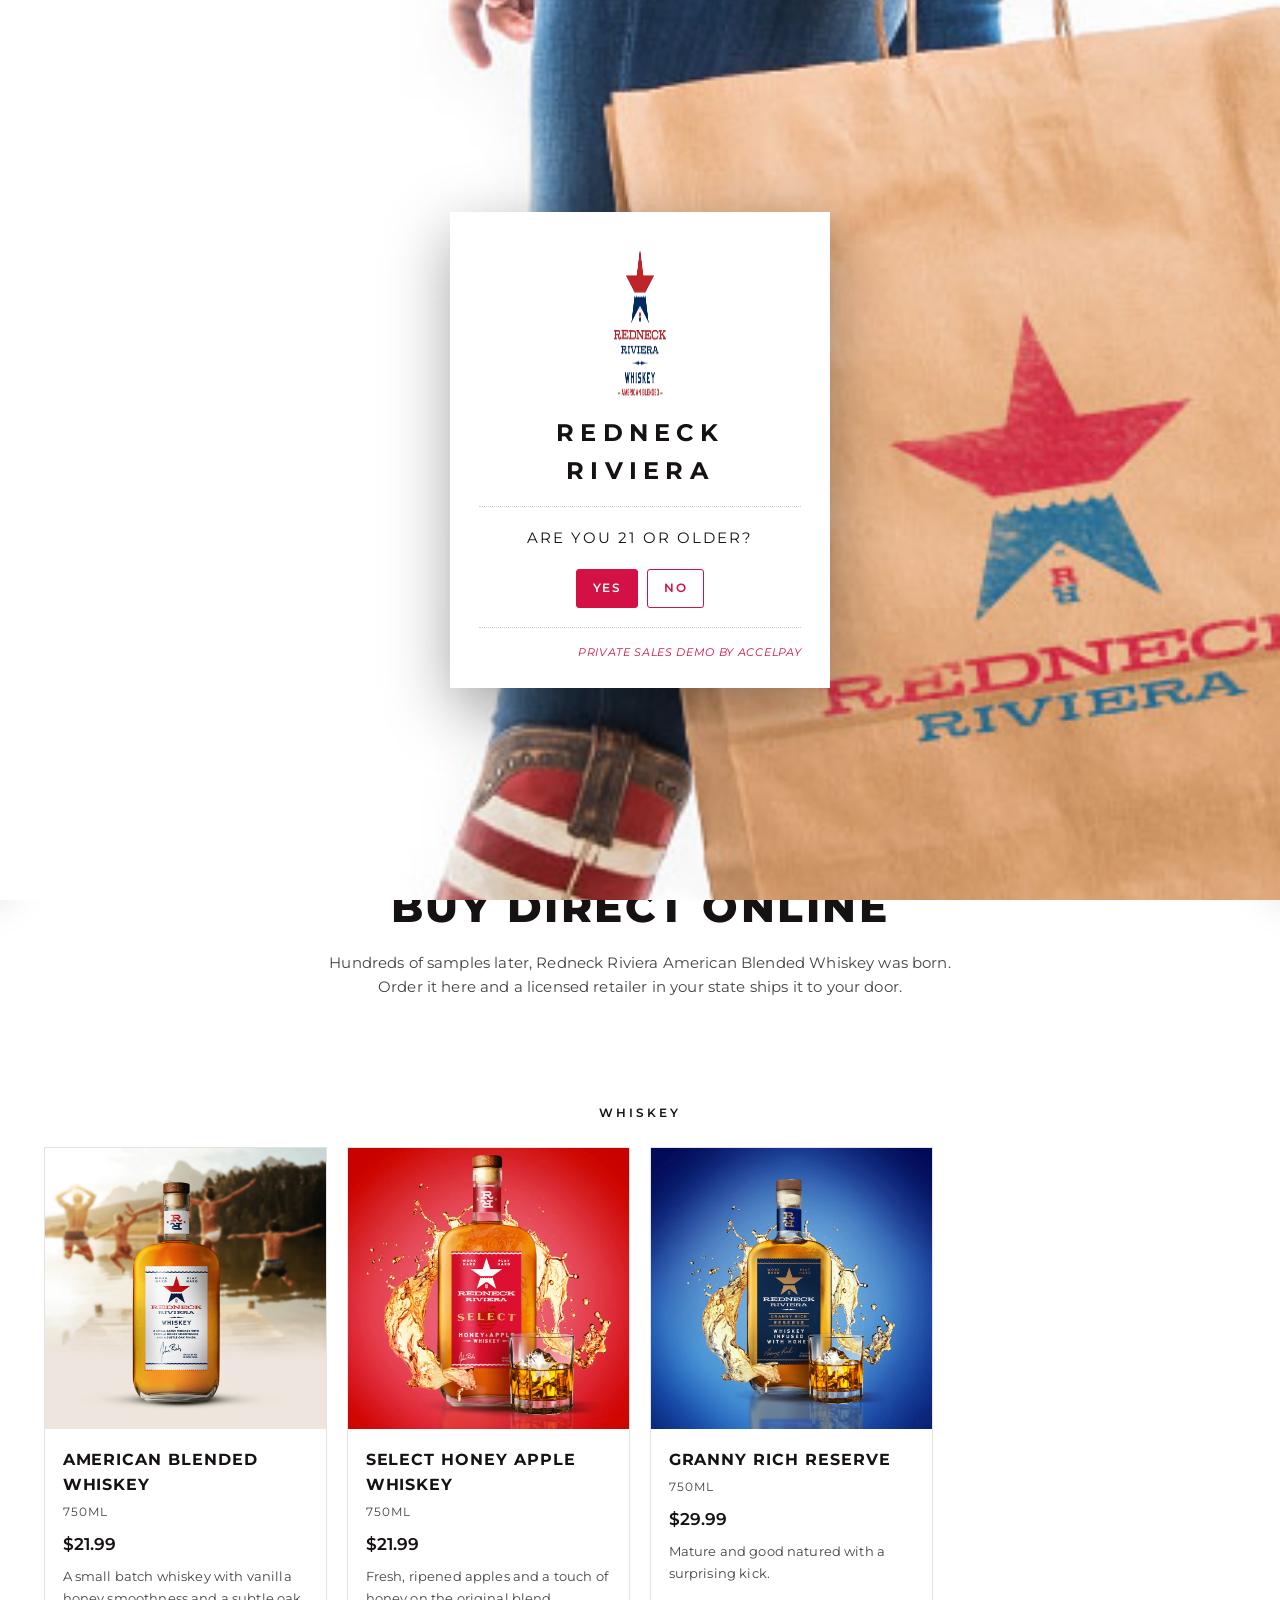
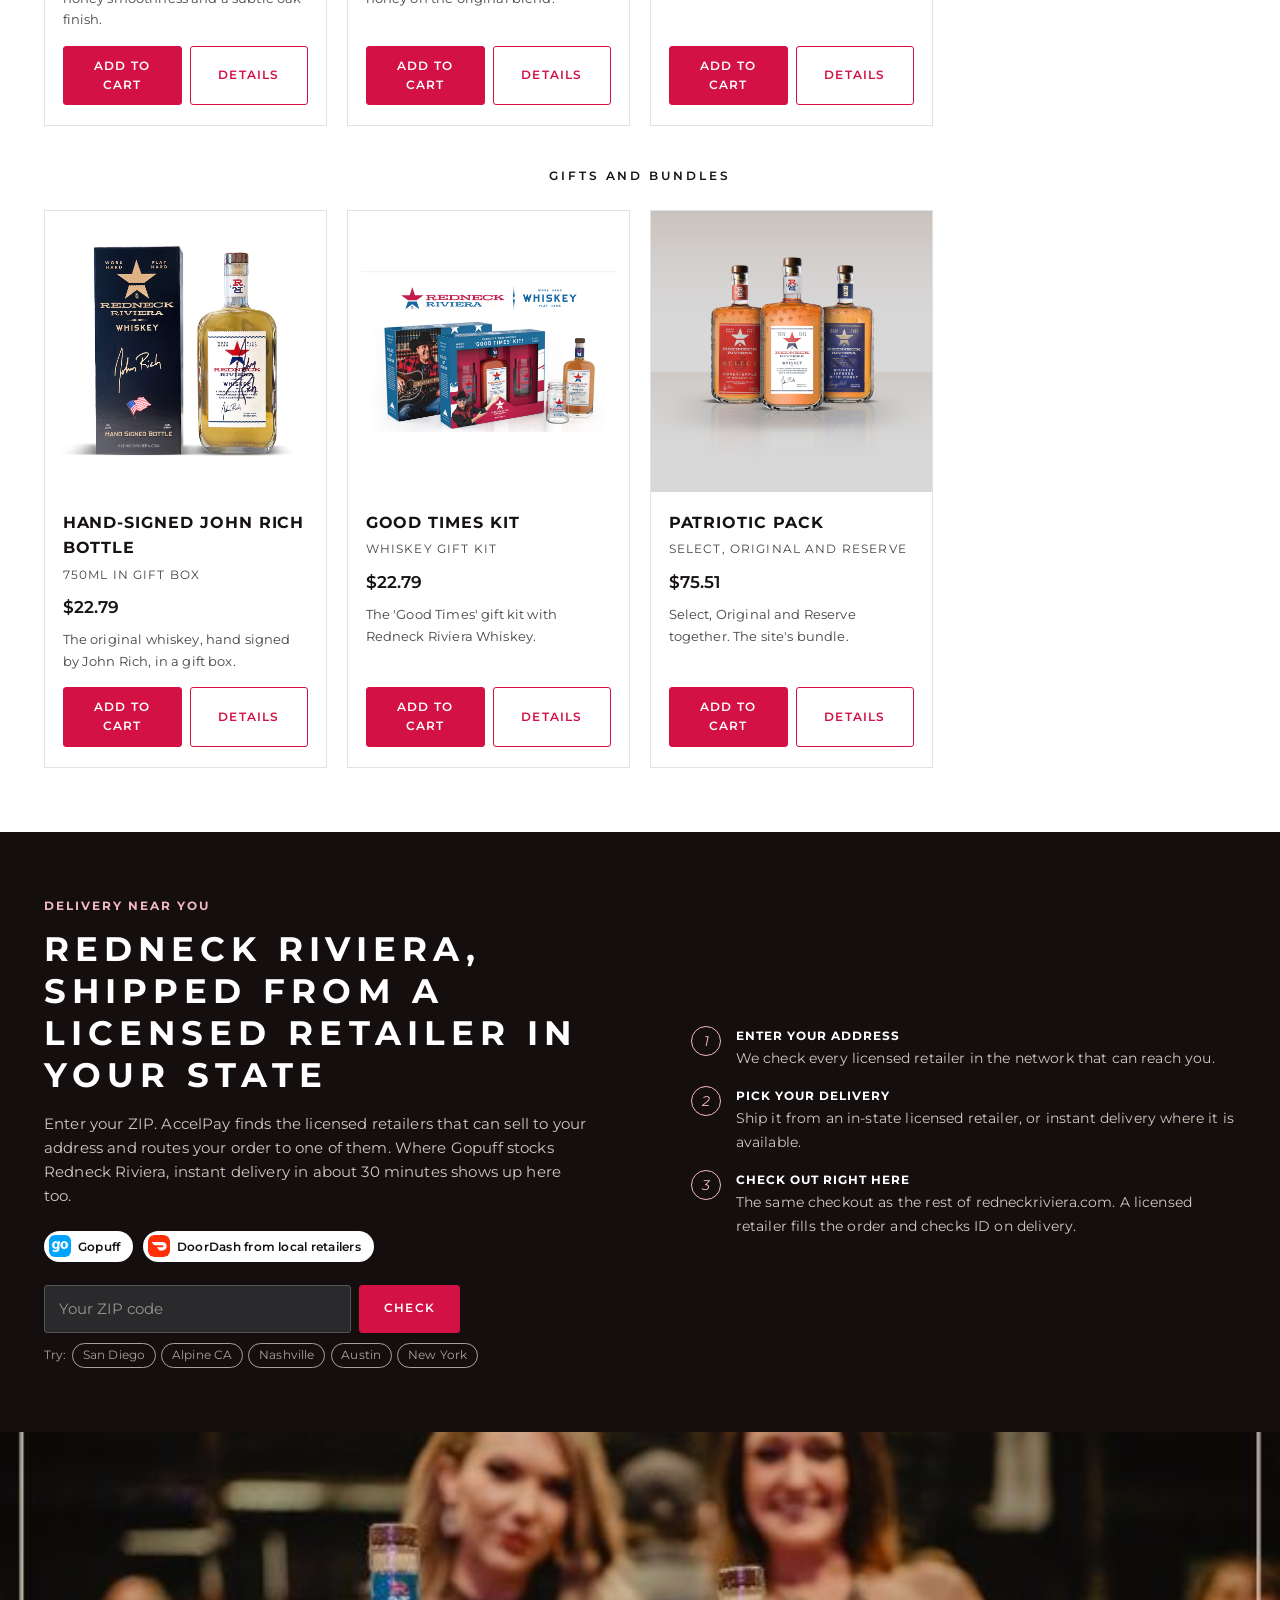
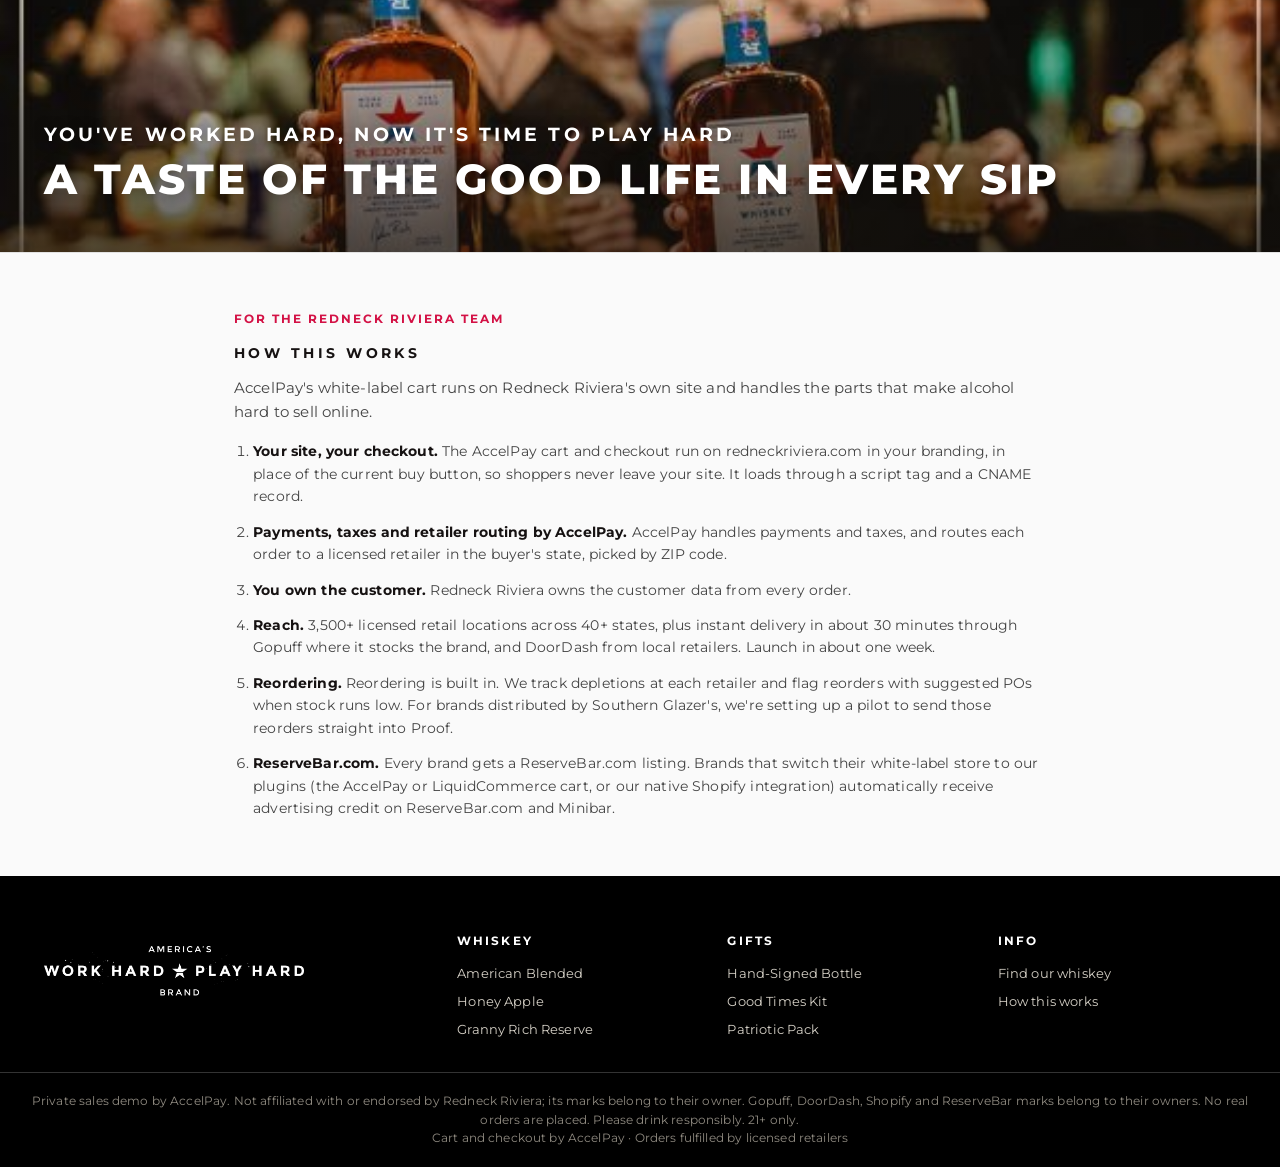
<file: index.html>
<!doctype html>
<html lang="en">
<head>
<meta charset="utf-8">
<meta name="viewport" content="width=device-width,initial-scale=1">
<title>Redneck Riviera Whiskey | Shop</title>
<meta name="description" content="Private sales demo: redneckriviera.com with the AccelPay white-label cart and checkout.">
<meta name="robots" content="noindex,nofollow">
<link rel="preconnect" href="https://fonts.googleapis.com">
<link rel="preconnect" href="https://fonts.gstatic.com" crossorigin>
<link rel="stylesheet" href="https://fonts.googleapis.com/css2?family=Montserrat:wght@400;500;600;700;800&family=Yantramanav:wght@400;500;700&display=swap">
<link rel="stylesheet" href="styles.css?v=20261024a">
</head>
<body data-page="home">
<div id="site-header"></div>
<section class="hero" style="background-image:linear-gradient(90deg,rgba(0,0,0,.75),rgba(0,0,0,.15)),url('assets/promo3.jpg');background-position:center 60%">
  <div class="in"><div class="copy">
    <span class="kicker">Granny Rich approved</span>
    <h1 class="h-caps">Redneck Riviera Whiskey</h1>
    <p>John Rich's American blended whiskey. Smooth as it gets, for America's work hard, play hard crowd.</p>
    <a class="btn" href="#shop">Buy direct online</a>
  </div></div>
</section>
<section class="intro">
  <span class="kicker">#DrinkAmerican</span>
  <h2 class="h-caps">Buy direct online</h2>
  <p>Hundreds of samples later, Redneck Riviera American Blended Whiskey was born. Order it here and a licensed retailer in your state ships it to your door.</p>
</section>

<section class="shop" id="shop"><h3 class="sec" id="grid-whiskey-h">Whiskey</h3><div class="grid" id="grid-whiskey"></div><h3 class="sec" id="grid-gifts-h">Gifts and bundles</h3><div class="grid" id="grid-gifts"></div></section>

<section class="dband" id="tonight">
  <div class="in">
    <div>
      <span class="kicker">Delivery near you</span>
      <h2>Redneck Riviera, shipped from a licensed retailer in your state</h2>
      <p>Enter your ZIP. AccelPay finds the licensed retailers that can sell to your address and routes your order to one of them. Where Gopuff stocks Redneck Riviera, instant delivery in about 30 minutes shows up here too.</p>
      <div class="partners">
        <span class="chip"><img src="assets/gopuff-icon.png" alt="">Gopuff</span>
        <span class="chip"><img src="assets/doordash-icon.svg" alt="">DoorDash from local retailers</span>
      </div>
      <div class="zipform"><input inputmode="numeric" maxlength="5" placeholder="Your ZIP code" aria-label="ZIP code"><button class="btn" data-zip-set>Check</button></div>
      <div class="quick">Try: <button data-zip-quick="92126">San Diego</button><button data-zip-quick="91901">Alpine CA</button><button data-zip-quick="37203">Nashville</button><button data-zip-quick="78701">Austin</button><button data-zip-quick="10003">New York</button></div>
    </div>
    <div>
      <div id="band-result"></div>
      <ol class="how">
        <li><span class="n">1</span><div><strong>Enter your address</strong><span>We check every licensed retailer in the network that can reach you.</span></div></li>
        <li><span class="n">2</span><div><strong>Pick your delivery</strong><span>Ship it from an in-state licensed retailer, or instant delivery where it is available.</span></div></li>
        <li><span class="n">3</span><div><strong>Check out right here</strong><span>The same checkout as the rest of redneckriviera.com. A licensed retailer fills the order and checks ID on delivery.</span></div></li>
      </ol>
    </div>
  </div>
</section>
<section class="banner" id="story" style="background-image:url('assets/photo-whiskey.jpg')">
  <div class="in"><span class="kicker">You've worked hard, now it's time to play hard</span><h2 class="h-caps">A taste of the good life in every sip</h2></div>
</section>
<section class="how-sec" id="how"><div class="in"><span class="kicker">For the Redneck Riviera team</span><div id="how-section"></div></div></section>
<div id="site-footer"></div>
<script src="partials.js?v=20261024a"></script>
<script src="brand.js?v=20261024a"></script>
<script src="catalog.js?v=20261024a"></script>
<script src="data.js?v=20261024a"></script>
<script>
(function () {
  var C = window.CATALOG;
  function card(sku) { var p = C[sku];
    return '<a class="card" data-card-sku="' + sku + '" href="product.html?sku=' + sku + '">' +
      '<div class="shot' + (p.contain ? ' contain' : '') + '"><span class="tag" hidden>In stock nearby</span><img src="' + p.img + '" alt="' + p.name + '">' + (p.rollover ? '<img class="ro" src="' + p.rollover + '" alt="">' : '') + '</div>' +
      '<div class="body"><h4>' + p.name + '</h4><span class="sz">' + p.size + '</span><span class="price"></span>' +
      '<p class="desc">' + p.desc + '</p>' +
      '<div class="acts"><button class="btn" data-add-sku="' + sku + '">' + (p.soon ? 'Coming soon' : 'Add to cart') + '</button><span class="btn ghost">Details</span></div></div></a>'; }
  document.getElementById('grid-whiskey').innerHTML = ["american-blended", "honey-apple", "granny-rich"].map(card).join('');
  document.getElementById('grid-gifts').innerHTML = ["signed-bottle", "good-times-kit", "patriotic-pack"].map(card).join('');
})();
</script>
<script src="app.js?v=20261024a"></script>
</body>
</html>
</file>
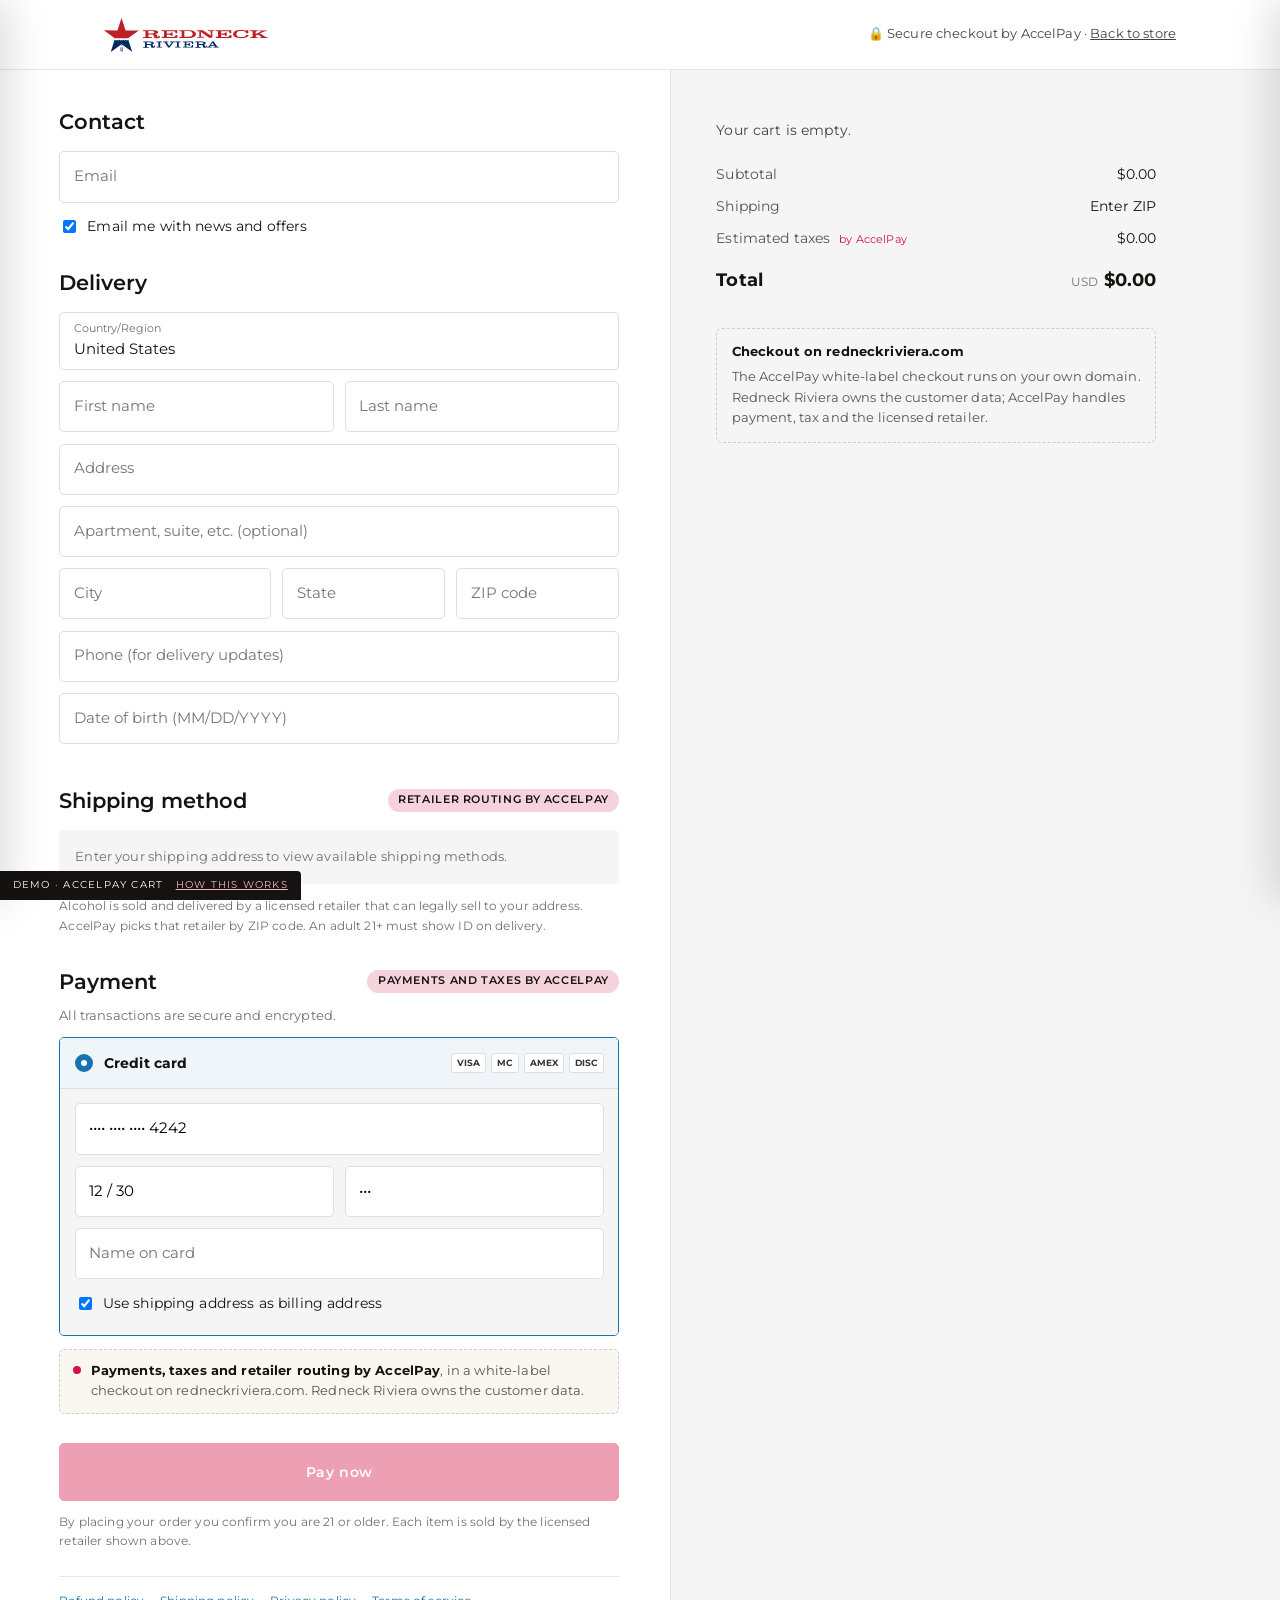
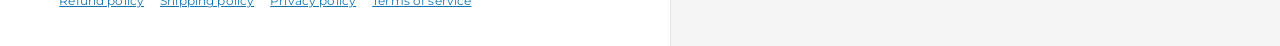
<file: checkout.html>
<!doctype html>
<html lang="en">
<head>
<meta charset="utf-8">
<meta name="viewport" content="width=device-width,initial-scale=1">
<title>Checkout | Redneck Riviera Whiskey</title>
<meta name="description" content="Private sales demo checkout.">
<meta name="robots" content="noindex,nofollow">
<link rel="preconnect" href="https://fonts.googleapis.com">
<link rel="preconnect" href="https://fonts.gstatic.com" crossorigin>
<link rel="stylesheet" href="https://fonts.googleapis.com/css2?family=Montserrat:wght@400;500;600;700;800&family=Yantramanav:wght@400;500;700&display=swap">
<link rel="stylesheet" href="styles.css?v=20261024a">
</head>
<body data-page="checkout" data-no-gate class="shop-co">
<div id="site-header"></div>
<header class="sc-head"><div class="in"><a class="brand" href="index.html" aria-label="Redneck Riviera Whiskey home"><img class="logo" src="assets/logo.svg" alt="Redneck Riviera" style="height:34px"></a>
  <span class="sc-back">&#128274; Secure checkout by AccelPay · <a href="index.html">Back to store</a></span></div></header>

<div id="confirmed" hidden>
  <div class="sc-thanks">
    <div class="tick">&#10003;</div>
    <p class="muted" id="t-num"></p>
    <h1 id="t-name">Thank you!</h1>
    <div class="sc-card"><h3>Your order is confirmed</h3><p id="t-what"></p></div>
    <div class="sc-card"><h3>Order updates</h3><p>You will get shipping updates by email and text. Your order and customer record stay with Redneck Riviera.</p></div>
    <p class="muted" style="font-size:.84rem">This is a sales demo. No order was placed and no card was charged.</p>
    <a class="btn" href="index.html">Continue shopping</a>
  </div>
</div>

<div class="checkout" id="checkout-view">
  <div class="co-left"><div class="inner">
    <form id="co-form" autocomplete="on">
      <div class="sc-sec"><div class="sc-h"><h2>Contact</h2></div>
        <input class="co-field" type="email" name="email" placeholder="Email" required autocomplete="email">
        <label class="sc-chk"><input type="checkbox" checked> Email me with news and offers</label>
      </div>
      <div class="sc-sec"><div class="sc-h"><h2>Delivery</h2></div>
        <div class="co-field sc-select"><span>Country/Region</span>United States</div>
        <div class="co-row"><input class="co-field" name="firstName" placeholder="First name" required autocomplete="given-name"><input class="co-field" name="lastName" placeholder="Last name" required autocomplete="family-name"></div>
        <input class="co-field" name="address1" placeholder="Address" required autocomplete="address-line1">
        <input class="co-field" name="address2" placeholder="Apartment, suite, etc. (optional)" autocomplete="address-line2">
        <div class="co-row3"><input class="co-field" name="city" placeholder="City" required autocomplete="address-level2"><input class="co-field" id="co-state" placeholder="State" readonly><input class="co-field" id="co-zip" name="zip" placeholder="ZIP code" inputmode="numeric" maxlength="5" required autocomplete="postal-code"></div>
        <input class="co-field" name="phone" placeholder="Phone (for delivery updates)" autocomplete="tel">
        <input class="co-field" name="dob" type="text" placeholder="Date of birth (MM/DD/YYYY)">
      </div>
      <div class="sc-sec"><div class="sc-h"><h2>Shipping method</h2><span class="ap-callout">Retailer routing by AccelPay</span></div>
        <div id="methods"></div>
        <p class="sc-note">Alcohol is sold and delivered by a licensed retailer that can legally sell to your address. AccelPay picks that retailer by ZIP code. An adult 21+ must show ID on delivery.</p>
      </div>
      <div class="sc-sec"><div class="sc-h"><h2>Payment</h2><span class="ap-callout">Payments and taxes by AccelPay</span></div>
        <p class="sc-sub">All transactions are secure and encrypted.</p>
        <div class="sc-pay">
          <div class="sc-pay-h"><span class="radio on"></span><strong>Credit card</strong><span class="cards"><i>VISA</i><i>MC</i><i>AMEX</i><i>DISC</i></span></div>
          <div class="sc-pay-b">
            <input class="co-field" placeholder="Card number" value="&bull;&bull;&bull;&bull; &bull;&bull;&bull;&bull; &bull;&bull;&bull;&bull; 4242" readonly>
            <div class="co-row"><input class="co-field" placeholder="Expiration date (MM / YY)" value="12 / 30" readonly><input class="co-field" placeholder="Security code" value="&bull;&bull;&bull;" readonly></div>
            <input class="co-field" placeholder="Name on card">
            <label class="sc-chk"><input type="checkbox" checked> Use shipping address as billing address</label>
          </div>
        </div>
        <div class="ap-strip"><span class="ap-dot"></span><span><b>Payments, taxes and retailer routing by AccelPay</b>, in a white-label checkout on redneckriviera.com. Redneck Riviera owns the customer data.</span></div>
      </div>
      <button class="btn block sc-paybtn" id="pay" type="submit">Pay now</button>
      <p class="sc-legal">By placing your order you confirm you are 21 or older. Each item is sold by the licensed retailer shown above.</p>
      <div class="sc-foot"><a href="#">Refund policy</a><a href="#">Shipping policy</a><a href="#">Privacy policy</a><a href="#">Terms of service</a></div>
    </form>
  </div></div>
  <div class="co-right"><div class="inner">
    <div id="os"></div>
    <div class="os-line" style="margin-top:1rem"><span class="muted">Subtotal</span><span id="os-sub"></span></div>
    <div class="os-line"><span class="muted">Shipping</span><span id="os-ship"></span></div>
    <div class="os-line"><span class="muted">Estimated taxes <em class="ap-mini">by AccelPay</em></span><span id="os-tax"></span></div>
    <div class="os-line total"><span>Total</span><span><small>USD</small> <span id="os-total"></span></span></div>
    <div class="os-from" id="os-from"></div>
    <div class="co-why"><b>Checkout on redneckriviera.com</b><span>The AccelPay white-label checkout runs on your own domain. Redneck Riviera owns the customer data; AccelPay handles payment, tax and the licensed retailer.</span></div>
  </div></div>
</div>
<div id="site-footer"></div>
<script src="partials.js?v=20261024a"></script>
<script src="brand.js?v=20261024a"></script>
<script src="catalog.js?v=20261024a"></script>
<script src="data.js?v=20261024a"></script>
<script>
(function () { ['.topbar', '.promo-bar', 'header.site', 'footer.site'].forEach(function (s) { var e = document.querySelector(s); if (e) e.remove(); }); })();
</script>
<script src="app.js?v=20261024a"></script>
<script>
(function () {
  if (!new URLSearchParams(location.search).get('confirmed')) return;
  var o = null; try { o = JSON.parse(sessionStorage.getItem(window.BRAND.key + '-order')); } catch (e) {}
  document.getElementById('checkout-view').hidden = true;
  document.getElementById('confirmed').hidden = false;
  if (o) {
    document.getElementById('t-num').textContent = 'Confirmation ' + o.num + ' · $' + (o.total / 100).toFixed(2);
    document.getElementById('t-name').textContent = 'Thank you, ' + o.name + '!';
    document.getElementById('t-what').textContent = o.m.real
      ? o.m.name + ' (' + o.m.city + ', ' + o.m.st + '), a licensed retailer, will ship your order in 2 to 4 business days.'
      : 'A licensed ' + o.m.stName + ' retailer from the AccelPay network will ship your order in 3 to 5 business days.';
  }
})();
</script>
</body>
</html>
</file>
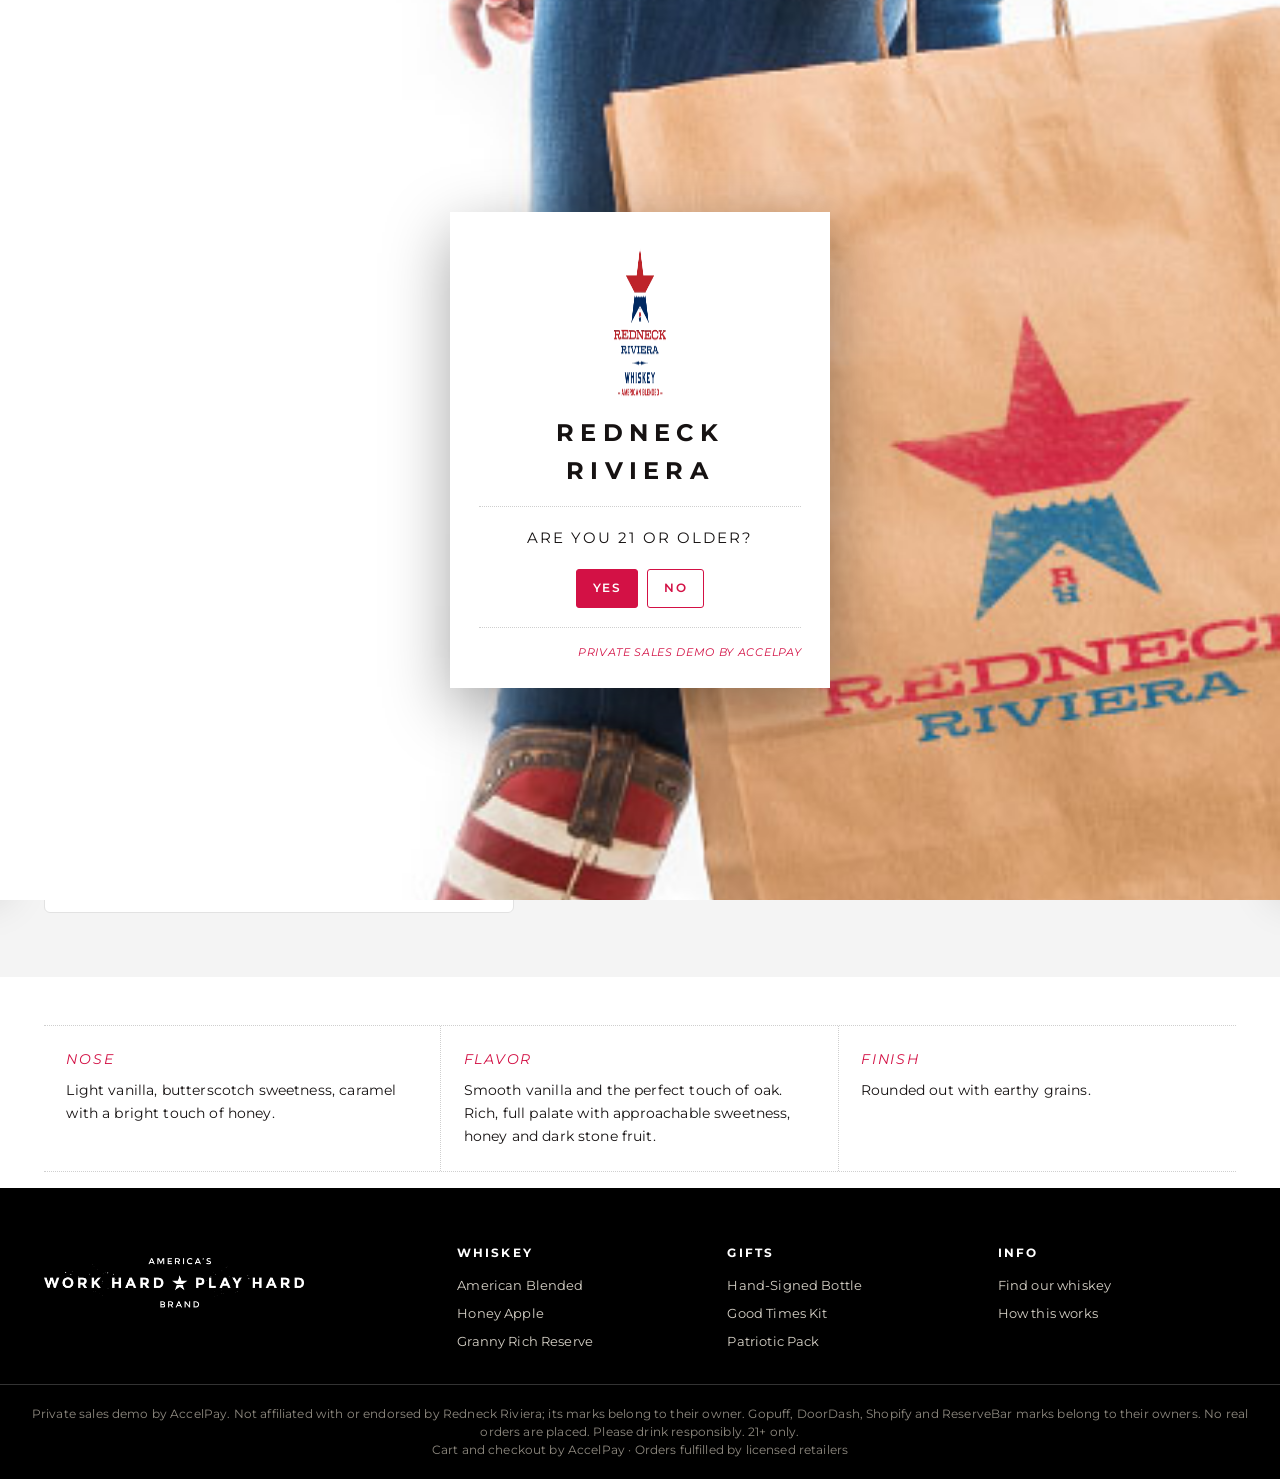
<file: product.html>
<!doctype html>
<html lang="en">
<head>
<meta charset="utf-8">
<meta name="viewport" content="width=device-width,initial-scale=1">
<title>Redneck Riviera Whiskey</title>
<meta name="description" content="Private sales demo product page.">
<meta name="robots" content="noindex,nofollow">
<link rel="preconnect" href="https://fonts.googleapis.com">
<link rel="preconnect" href="https://fonts.gstatic.com" crossorigin>
<link rel="stylesheet" href="https://fonts.googleapis.com/css2?family=Montserrat:wght@400;500;600;700;800&family=Yantramanav:wght@400;500;700&display=swap">
<link rel="stylesheet" href="styles.css?v=20261024a">
</head>
<body data-page="product">
<div id="site-header"></div>
<div class="crumbs"><a href="index.html">Home</a> &nbsp;&gt;&nbsp; <a href="index.html#shop">Shop</a> &nbsp;&gt;&nbsp; <b id="crumb-name"></b></div>
<section class="pdp">
  <div class="in">
    <div>
      <h1 id="pdp-name"></h1>
      <div class="sub1" id="pdp-sub"></div>
      <div class="specs"><div class="d" id="pdp-desc"></div><div class="age" id="pdp-badge"></div></div>
      <dl class="facts" id="pdp-facts"></dl>
      <!-- AccelPay cart: product form and delivery by ZIP, replacing the previous buy button. -->
      <div id="product-form" class="product-form" data-sku="american-blended"></div>
    </div>
    <div class="visual" id="pdp-visual"></div>
  </div>
</section>
<section class="notes" id="pdp-notes-wrap"><div class="tri" id="pdp-notes"></div></section>
<div id="site-footer"></div>
<script src="partials.js?v=20261024a"></script>
<script src="brand.js?v=20261024a"></script>
<script src="catalog.js?v=20261024a"></script>
<script src="data.js?v=20261024a"></script>
<script>
(function () {
  var C = window.CATALOG;
  var sku = new URLSearchParams(location.search).get('sku') || 'american-blended';
  if (!C[sku]) sku = 'american-blended';
  var p = C[sku];
  document.getElementById('product-form').setAttribute('data-sku', sku);
  document.title = p.name + ' | Redneck Riviera Whiskey';
  document.getElementById('crumb-name').textContent = p.name;
  document.getElementById('pdp-name').textContent = p.name;
  document.getElementById('pdp-sub').textContent = p.sub || p.size;
  document.getElementById('pdp-desc').textContent = p.long || p.desc;
  document.getElementById('pdp-badge').innerHTML = p.badge ? '<b>' + p.badge[0] + '</b><span>' + p.badge[1] + '</span>' : '';
  document.getElementById('pdp-facts').innerHTML = (p.facts || []).map(function (f) { return '<dt>' + f[0] + '</dt><dd>' + f[1] + '</dd>'; }).join('');
  document.getElementById('pdp-visual').innerHTML = '<div class="bottle"><img src="' + (p.hero || p.img) + '" alt="' + p.name + '"></div>';
  var notes = p.notes || [];
  if (notes.length) document.getElementById('pdp-notes').innerHTML = notes.map(function (n) { return '<div><h5>' + n[0] + '</h5><p>' + n[1] + '</p></div>'; }).join('');
  else document.getElementById('pdp-notes-wrap').remove();
})();
</script>
<script src="app.js?v=20261024a"></script>
</body>
</html>
</file>
<file: styles.css>
/* AccelPay checkout demo: shared layout (from the Lost Explorer demo). Brand tokens are at the end. */
:root {
  --crimson: #b12028; --crimson-dark: #981c22;
  --cotton: #faf7f0; --bone: #f6f3ec; --ecru: #efe3ce; --wheat: #eddbb0;
  --camel: #c38a67; --terracotta: #b5583a; --hunter: #4e625e; --sage: #a7ae9c;
  --ash: #94918c; --charcoal: #555557; --ink: #1f1f21; --white: #fff;
  --line: #e4ded1; --dots: #c9c1b1; --green: #3f6b52;
  --sans: "DM Sans", -apple-system, BlinkMacSystemFont, "Helvetica Neue", Arial, sans-serif;
  --serif: "Libre Caslon Text", Georgia, "Times New Roman", serif;
  --maxw: 1240px;
}
* { box-sizing: border-box; }
[hidden] { display: none !important; }
html { scroll-behavior: smooth; }
body { margin: 0; background: var(--white); color: var(--ink); font-family: var(--sans); font-size: 15px; line-height: 1.6; letter-spacing: .03em; -webkit-font-smoothing: antialiased; }
img { max-width: 100%; display: block; }
a { color: inherit; }
button { font: inherit; cursor: pointer; letter-spacing: inherit; }
:focus-visible { outline: 2px solid var(--crimson); outline-offset: 2px; }
.muted { color: var(--charcoal); }

/* ---------------------------------------------------------------- header */
.topbar { background: #000; color: #fff; font-size: .68rem; letter-spacing: .08em; text-transform: uppercase; }
.topbar .in { max-width: var(--maxw); margin: 0 auto; padding: .4rem 1.5rem; display: flex; gap: 1.5rem; justify-content: flex-end; align-items: center; }
.topbar a { text-decoration: none; opacity: .9; }
.promo-bar { background: var(--crimson); color: #fff; text-align: center; font-size: .82rem; padding: .45rem 1rem; letter-spacing: .02em; }
header.site { position: sticky; top: 0; z-index: 60; background: #fff; border-bottom: 1px solid var(--line); }
.hdr { max-width: var(--maxw); margin: 0 auto; padding: .8rem 1.5rem; display: flex; align-items: center; gap: 1.5rem; }
.brand { display: flex; align-items: center; gap: .55rem; text-decoration: none; color: var(--ink); flex: none; }
.brand .ic { width: 22px; height: 26px; }
.brand .ic svg { width: 100%; height: 100%; fill: var(--crimson); }
.brand .wm { width: 205px; }
.brand .wm svg { width: 100%; height: auto; fill: var(--ink); display: block; }
nav.main { display: flex; gap: 1.6rem; margin-left: auto; align-items: center; }
nav.main a { font-size: .74rem; letter-spacing: .1em; text-transform: uppercase; text-decoration: none; font-weight: 500; padding: .25rem 0; border-bottom: 1px solid transparent; }
nav.main a:hover, nav.main a[aria-current] { border-bottom-color: var(--crimson); }
.hdr-actions { display: flex; align-items: center; gap: .6rem; }
.zip-pill { white-space: nowrap; border: 1px solid var(--line); background: #fff; border-radius: 3px; padding: .45rem .7rem; font-size: .72rem; letter-spacing: .08em; text-transform: uppercase; display: inline-flex; gap: .35rem; align-items: center; }
.cart-pill { display: inline-flex; align-items: center; gap: .5rem; background: var(--crimson); color: #fff; border: none; border-radius: 3px; padding: .55rem 1rem; font-size: .74rem; letter-spacing: .1em; text-transform: uppercase; font-weight: 600; }
.cart-pill:hover { background: var(--crimson-dark); }
.cart-pill svg { width: 15px; height: 15px; fill: currentColor; }
.cart-pill .count { background: #fff; color: var(--crimson); border-radius: 999px; min-width: 1.3rem; height: 1.3rem; display: inline-grid; place-items: center; font-size: .7rem; padding: 0 .3rem; }
.cart-pill .count[hidden] { display: none; }
.burger { display: none; background: none; border: none; font-size: 1.5rem; line-height: 1; padding: 0 .25rem; }
.crumbs { max-width: var(--maxw); margin: 0 auto; padding: .7rem 1.5rem; font-size: .68rem; letter-spacing: .1em; text-transform: uppercase; color: var(--ash); }
.crumbs a { text-decoration: none; } .crumbs b { color: var(--crimson); font-weight: 500; }

/* ---------------------------------------------------------------- buttons */
.btn { display: inline-flex; align-items: center; justify-content: center; gap: .5rem; background: var(--crimson); color: #fff; border: 1px solid var(--crimson); border-radius: 3px; padding: .75rem 1.5rem; font-size: .74rem; letter-spacing: .1em; text-transform: uppercase; font-weight: 600; text-decoration: none; }
.btn:hover { background: var(--crimson-dark); border-color: var(--crimson-dark); }
.btn.ghost { background: transparent; color: var(--crimson); }
.btn.ghost:hover { background: var(--crimson); color: #fff; }
.btn.light { background: #fff; color: var(--ink); border-color: #fff; }
.btn.sm { padding: .55rem 1rem; }
.btn.block { width: 100%; }
.btn:disabled, .btn[disabled] { opacity: .4; cursor: not-allowed; }

/* ---------------------------------------------------------------- type */
.kicker { font-family: var(--serif); font-style: italic; text-transform: uppercase; letter-spacing: .12em; color: var(--crimson); font-size: .95rem; }
.h-caps { font-weight: 700; text-transform: uppercase; letter-spacing: .3em; font-size: clamp(1.5rem, 3.6vw, 2.6rem); line-height: 1.15; margin: 0; }

/* ---------------------------------------------------------------- hero */
.hero { position: relative; aspect-ratio: 2 / 1; min-height: 420px; max-height: 760px; background: #d8c3a0 center/cover no-repeat; display: flex; align-items: center; }
.hero .in { max-width: var(--maxw); width: 100%; margin: 0 auto; padding: 4rem 1.5rem; }
.hero .copy { max-width: 26rem; color: #fff; text-shadow: 0 1px 12px rgba(0,0,0,.25); }
.hero .kicker { color: #fff; font-size: 1.35rem; margin-bottom: 1.1rem; display: block; }
.hero p { text-transform: uppercase; letter-spacing: .16em; font-size: .86rem; line-height: 1.75; margin: 0 0 1.6rem; }

.intro { text-align: center; padding: 5rem 1.5rem 3rem; max-width: 820px; margin: 0 auto; }
.intro .kicker { display: block; margin-bottom: 1rem; }
.intro p { color: var(--charcoal); max-width: 40rem; margin: 1.25rem auto 0; }

/* ---------------------------------------------------------------- product grid */
.shop { max-width: var(--maxw); margin: 0 auto; padding: 1rem 1.5rem 4rem; }
.shop h3.sec { font-size: .78rem; letter-spacing: .24em; text-transform: uppercase; text-align: center; margin: 2.5rem 0 1.5rem; font-weight: 600; }
.grid { display: grid; grid-template-columns: repeat(4, minmax(0,1fr)); gap: 1.25rem; }
.card { background: var(--bone); text-decoration: none; color: inherit; display: flex; flex-direction: column; position: relative; }
.card .shot { position: relative; aspect-ratio: 4/5; overflow: hidden; background: #fff; }
.card .shot img { position: absolute; inset: 0; width: 100%; height: 100%; object-fit: cover; transition: opacity .35s; }
.card .shot img.ro { opacity: 0; }
.card:hover .shot img.ro { opacity: 1; }
.card .tag { position: absolute; top: .75rem; left: .75rem; z-index: 2; background: #fff; border-radius: 3px; padding: .25rem .5rem .25rem .3rem; font-size: .66rem; letter-spacing: .06em; text-transform: uppercase; display: inline-flex; align-items: center; gap: .35rem; box-shadow: 0 1px 6px rgba(0,0,0,.12); }
.card .tag img { width: 16px; height: 16px; border-radius: 4px; }
.card .tag[hidden] { display: none; }
.card .body { padding: 1.1rem 1.1rem 1.25rem; display: flex; flex-direction: column; gap: .35rem; flex: 1; }
.card h4 { margin: 0; font-size: 1.05rem; letter-spacing: .22em; text-transform: uppercase; font-weight: 700; }
.card .sz { font-size: .72rem; letter-spacing: .1em; color: var(--charcoal); text-transform: uppercase; }
.card .price { font-size: 1.05rem; font-weight: 600; margin-top: .25rem; }
.card .price .from { font-family: var(--serif); font-style: italic; font-weight: 400; font-size: .85rem; color: var(--charcoal); }
.card .price .na { font-size: .8rem; color: var(--ash); font-weight: 400; }
.card .desc { font-size: .84rem; color: var(--charcoal); margin: .2rem 0 .6rem; }
.card .acts { margin-top: auto; display: flex; gap: .5rem; flex-wrap: wrap; }
.card .acts .btn { flex: 1; padding: .6rem .8rem; }

/* ---------------------------------------------------------------- delivery band */
.dband { background: var(--ink); color: #fff; }
.dband .in { max-width: var(--maxw); margin: 0 auto; padding: 4rem 1.5rem; display: grid; grid-template-columns: 1.1fr 1fr; gap: 3rem; align-items: center; }
.dband .kicker { color: var(--wheat); display: block; margin-bottom: .8rem; }
.dband h2 { font-weight: 700; text-transform: uppercase; letter-spacing: .18em; font-size: clamp(1.4rem, 3vw, 2.1rem); line-height: 1.25; margin: 0 0 1rem; }
.dband p { color: #cfc9be; margin: 0 0 1.4rem; max-width: 34rem; }
.partners { display: flex; gap: .6rem; flex-wrap: wrap; margin-bottom: 1.4rem; }
.chip { display: inline-flex; align-items: center; gap: .45rem; background: #fff; color: var(--ink); border-radius: 999px; padding: .3rem .8rem .3rem .3rem; font-size: .76rem; font-weight: 600; letter-spacing: .02em; }
.chip img { width: 22px; height: 22px; border-radius: 6px; }
.zipform { display: flex; gap: .5rem; max-width: 26rem; }
.zipform input { flex: 1; min-width: 0; border: 1px solid #555; background: #2a2a2d; color: #fff; border-radius: 3px; padding: .7rem .9rem; font: inherit; }
.zipform input::placeholder { color: #9a958c; }
.quick { font-size: .74rem; color: var(--ash); display: flex; flex-wrap: wrap; gap: .35rem; align-items: center; margin-top: .6rem; }
.quick button { background: none; border: 1px solid currentColor; border-radius: 999px; padding: .15rem .6rem; font-size: .72rem; color: inherit; }
.dband .quick { color: #a8a399; }
.band-res { background: #2a2a2d; border-radius: 6px; padding: 1.2rem; display: flex; flex-direction: column; gap: 1rem; }
.br-row { display: flex; gap: .8rem; align-items: flex-start; }
.br-row img { width: 34px; height: 34px; border-radius: 8px; flex: none; }
.br-row span { color: #cfc9be; font-size: .86rem; }
.pin { width: 34px; height: 34px; border-radius: 8px; background: var(--crimson); color: #fff !important; display: grid; place-items: center; font-weight: 700; font-size: .78rem !important; flex: none; }
.band-res .chg { align-self: flex-start; background: none; border: none; color: var(--wheat); text-decoration: underline; padding: 0; font-size: .8rem; }
.how { list-style: none; padding: 0; margin: 0; display: grid; gap: 1rem; }
.how li { display: flex; gap: .9rem; align-items: flex-start; }
.how .n { width: 30px; height: 30px; border-radius: 50%; border: 1px solid var(--wheat); color: var(--wheat); display: grid; place-items: center; font-family: var(--serif); font-style: italic; flex: none; }
.how strong { display: block; letter-spacing: .08em; text-transform: uppercase; font-size: .78rem; }
.how span { color: #cfc9be; font-size: .86rem; }

/* ---------------------------------------------------------------- banner / story */
.banner { position: relative; background: center/cover no-repeat; min-height: 420px; display: flex; align-items: flex-end; }
.banner::before { content: ""; position: absolute; inset: 0; background: linear-gradient(0deg, rgba(20,16,12,.6), rgba(20,16,12,0) 60%); }
.banner .in { position: relative; }
.banner .in { max-width: var(--maxw); width: 100%; margin: 0 auto; padding: 3rem 1.5rem; color: #fff; text-shadow: 0 1px 14px rgba(0,0,0,.35); }
.banner .kicker { color: #fff; font-size: 1.2rem; }
.banner h2 { margin: .4rem 0 0; }

.rb-band { background: var(--bone); }
.rb-band .in { max-width: 900px; margin: 0 auto; padding: 2.2rem 1.5rem; display: flex; gap: 1.2rem; align-items: center; }
.rb-band img { width: 44px; height: 44px; flex: none; }
.rb-band p { margin: 0; font-size: .92rem; color: var(--charcoal); }
.rb-band strong { color: var(--ink); }

/* ---------------------------------------------------------------- PDP */
.pdp { background: var(--bone); }
.pdp .in { max-width: var(--maxw); margin: 0 auto; padding: 3rem 1.5rem 4rem; display: grid; grid-template-columns: minmax(0, 470px) minmax(0, 1fr); gap: 3rem; align-items: start; }
.pdp h1 { font-size: clamp(1.8rem, 3.2vw, 2.4rem); letter-spacing: .26em; text-transform: uppercase; font-weight: 700; margin: 0; line-height: 1.1; }
.pdp .sub1 { text-transform: uppercase; letter-spacing: .14em; font-size: .84rem; margin-top: .4rem; }
.pdp .teaser { font-family: var(--serif); font-style: italic; text-transform: uppercase; letter-spacing: .1em; color: var(--crimson); font-size: .82rem; margin-top: .3rem; }
.specs { display: grid; grid-template-columns: 1fr auto; border-top: 1px dotted var(--dots); border-bottom: 1px dotted var(--dots); margin: 1.4rem 0 1rem; }
.specs .d { padding: 1rem 1rem 1rem 0; font-size: .86rem; border-right: 1px dotted var(--dots); }
.specs .age { padding: .4rem 0 .6rem 1.2rem; text-align: center; color: var(--crimson); }
.specs .age b { display: block; font-family: var(--serif); font-size: 4rem; line-height: 1; font-weight: 400; }
.specs .age span { font-size: .72rem; letter-spacing: .14em; text-transform: uppercase; font-weight: 700; line-height: 1.3; display: block; }
.facts { display: grid; grid-template-columns: auto 1fr; gap: .45rem 1rem; margin-bottom: 1.4rem; font-size: .76rem; align-items: baseline; }
.facts dt { text-transform: uppercase; letter-spacing: .12em; font-weight: 600; }
.facts dd { margin: 0; font-family: var(--serif); font-style: italic; text-transform: uppercase; letter-spacing: .08em; border-bottom: 1px dotted var(--dots); padding-bottom: .2rem; }
.pdp .visual { position: sticky; top: 100px; }
.pdp .visual img.hero-img { width: 100%; height: auto; }
.pdp .visual .bottle { background: #fff; display: grid; place-items: center; padding: 1rem; }
.pdp .visual .bottle img { max-height: 560px; width: auto; }

/* notes */
.notes { max-width: var(--maxw); margin: 0 auto; padding: 3rem 1.5rem 1rem; }
.notes .tri { display: grid; grid-template-columns: repeat(3, 1fr); border-top: 1px dotted var(--dots); border-bottom: 1px dotted var(--dots); }
.notes .tri div { padding: 1.4rem; border-right: 1px dotted var(--dots); }
.notes .tri div:last-child { border-right: none; }
.notes .tri h5 { margin: 0 0 .5rem; font-family: var(--serif); font-style: italic; color: var(--crimson); text-transform: uppercase; letter-spacing: .12em; font-size: .9rem; font-weight: 400; }
.notes .tri p { margin: 0; font-size: .9rem; }
.sip { max-width: var(--maxw); margin: 0 auto; padding: 2.5rem 1.5rem 3rem; display: grid; grid-template-columns: 1fr 1fr; gap: 3rem; align-items: center; }
.sip h5 { font-family: var(--serif); font-style: italic; color: var(--crimson); text-transform: uppercase; letter-spacing: .12em; font-size: .95rem; font-weight: 400; margin: 0 0 .8rem; }
.sip ul { list-style: none; padding: 0; margin: 0; text-transform: uppercase; letter-spacing: .1em; font-size: .8rem; display: grid; gap: .4rem; }

/* ---------------------------------------------------------------- drawer */
.scrim { position: fixed; inset: 0; background: rgba(20,18,16,.45); opacity: 0; pointer-events: none; transition: opacity .25s; z-index: 90; }
.scrim.on { opacity: 1; pointer-events: auto; }
.drawer { position: fixed; top: 0; right: 0; height: 100%; width: min(430px, 100%); background: var(--cotton); z-index: 100; display: flex; flex-direction: column; transform: translateX(100%); transition: transform .28s ease; box-shadow: -8px 0 40px rgba(0,0,0,.14); }
.drawer.on { transform: none; }
.drawer > header { position: static; display: flex; align-items: center; justify-content: space-between; padding: 1rem 1.25rem; border-bottom: 1px solid var(--line); background: #fff; }
.drawer > header h2 { font-size: .9rem; letter-spacing: .24em; text-transform: uppercase; margin: 0; }
.drawer .x { background: none; border: none; font-size: 1.6rem; line-height: 1; color: var(--charcoal); }
.drawer .items { flex: 1; overflow-y: auto; padding: 1rem 1.25rem; display: flex; flex-direction: column; gap: 1rem; }
.retailer-group { border: 1px solid var(--line); border-radius: 4px; overflow: hidden; background: #fff; }
.rg-head { background: var(--bone); padding: .55rem .8rem; font-size: .76rem; display: flex; gap: .5rem; align-items: center; flex-wrap: wrap; border-bottom: 1px solid var(--line); }
.rg-head img { width: 20px; height: 20px; border-radius: 5px; }
.rg-head .exp { color: var(--charcoal); margin-left: auto; }
.line { display: flex; gap: .8rem; padding: .8rem; border-bottom: 1px solid var(--line); align-items: flex-start; }
.line:last-child { border-bottom: none; }
.line .thumb { width: 52px; height: 64px; flex: none; background: #fff; display: grid; place-items: center; }
.line .thumb img { max-height: 64px; width: auto; }
.line .info { flex: 1; min-width: 0; display: flex; flex-direction: column; gap: .2rem; }
.line .nm { font-size: .84rem; font-weight: 700; letter-spacing: .08em; text-transform: uppercase; }
.line .sz { font-size: .74rem; color: var(--charcoal); }
.line .lfoot { display: flex; align-items: center; justify-content: space-between; }
.line .amt { font-weight: 600; font-size: .9rem; }
.line .rm { align-self: flex-start; background: none; border: none; color: var(--ash); font-size: .72rem; text-decoration: underline; padding: 0; }
.rb-note { display: flex; gap: .6rem; align-items: center; font-size: .78rem; color: var(--charcoal); background: #fff; border: 1px dashed var(--dots); border-radius: 4px; padding: .6rem .75rem; }
.rb-note img { width: 22px; height: 22px; flex: none; }
.empty { text-align: center; color: var(--charcoal); padding: 3rem 1rem; display: flex; flex-direction: column; align-items: center; gap: .5rem; }
.drawer .foot { border-top: 1px solid var(--line); padding: 1rem 1.25rem; display: flex; flex-direction: column; gap: .7rem; background: #fff; }
.promo { display: flex; gap: .5rem; align-items: center; }
.promo input { flex: 1; min-width: 0; border: 1px solid var(--line); border-radius: 3px; padding: .5rem .7rem; font: inherit; font-size: .85rem; }
.promo button { border: 1px solid var(--ink); background: #fff; border-radius: 3px; padding: .5rem .85rem; font-size: .74rem; text-transform: uppercase; letter-spacing: .08em; }
.promo .applied { flex: 1; font-size: .84rem; }
.totals { display: flex; flex-direction: column; gap: .25rem; font-size: .86rem; }
.totals .r { display: flex; justify-content: space-between; }
.totals .r.big { font-size: 1rem; font-weight: 700; border-top: 1px solid var(--line); padding-top: .5rem; margin-top: .2rem; }
.totals .r.disc .v { color: var(--green); }
.secure { font-size: .7rem; color: var(--ash); text-align: center; margin: 0; }

/* ---------------------------------------------------------------- footer */
footer.site { background: var(--ink); color: #d5d0c6; }
.ft { max-width: var(--maxw); margin: 0 auto; padding: 3.5rem 1.5rem 2rem; display: grid; grid-template-columns: 1.6fr 1fr 1fr 1fr; gap: 2rem; }
.ft .lc { font-family: var(--serif); font-style: italic; font-size: 2rem; color: #fff; line-height: 1.1; }
.ft h4 { font-size: .72rem; letter-spacing: .18em; text-transform: uppercase; color: #fff; margin: 0 0 .8rem; }
.ft ul { list-style: none; margin: 0; padding: 0; display: flex; flex-direction: column; gap: .4rem; font-size: .84rem; }
.ft a { text-decoration: none; }
.legal-row { border-top: 1px solid #333; padding: 1.2rem 1.5rem; text-align: center; font-size: .72rem; color: #8f8a80; }
.powered { display: inline-flex; gap: .4rem; align-items: center; }

.ribbon { position: fixed; left: 0; bottom: 0; z-index: 120; background: var(--ink); color: #fff; font-size: .64rem; letter-spacing: .12em; text-transform: uppercase; padding: .4rem .8rem; border-top-right-radius: 4px; }
.toast { position: fixed; left: 50%; bottom: 1.5rem; transform: translate(-50%, 20px); background: var(--ink); color: #fff; padding: .6rem 1rem; border-radius: 4px; font-size: .84rem; opacity: 0; pointer-events: none; transition: all .25s; z-index: 130; }
.toast.on { opacity: 1; transform: translate(-50%, 0); }

/* ---------------------------------------------------------------- age gate */
#agegate { position: fixed; inset: 0; z-index: 200; background: var(--gate-bg, #1b1b1b) center/cover; display: grid; place-items: center; padding: 1rem; }
#agegate[hidden] { display: none; }
.ag-card { background: #f4ecd9; width: min(380px, 100%); padding: 2.2rem 1.8rem 1.6rem; text-align: center; box-shadow: 0 20px 60px rgba(0,0,0,.35); }
.ag-card .ic { width: 52px; margin: 0 auto 1rem; }
.ag-card .ic svg { fill: var(--crimson); width: 100%; height: auto; }
.ag-card h2 { letter-spacing: .26em; text-transform: uppercase; font-size: 1.5rem; margin: 0; padding-bottom: 1rem; border-bottom: 1px dotted var(--dots); }
.ag-q { text-transform: uppercase; letter-spacing: .14em; font-size: .92rem; margin: 1.2rem 0; }
.ag-btns { display: flex; gap: .6rem; justify-content: center; padding-bottom: 1.2rem; border-bottom: 1px dotted var(--dots); }
.ag-sip { font-family: var(--serif); font-style: italic; color: var(--crimson); text-transform: uppercase; letter-spacing: .12em; text-align: right; margin: 1rem 0 0; }

/* ---------------------------------------------------------------- product form (AccelPay cart) */
.product-form { display: flex; flex-direction: column; gap: 1.1rem; }
.pf-field { display: flex; flex-direction: column; gap: .5rem; }
.pf-label { font-size: .7rem; letter-spacing: .14em; text-transform: uppercase; font-weight: 600; }
.pf-variants { display: flex; gap: .6rem; }
.pf-variant { border: 1px solid var(--ink); border-radius: 6px; padding: .45rem 1.1rem; font-size: .72rem; letter-spacing: .1em; text-transform: uppercase; text-decoration: none; font-weight: 600; }
.pf-variant[aria-checked="true"] { background: var(--ink); color: #fff; }
.pf-price { font-size: 1.6rem; font-weight: 700; }
.pf-price .per { font-family: var(--serif); font-style: italic; font-weight: 400; font-size: .95rem; text-transform: uppercase; letter-spacing: .06em; }
.pf-price .from { font-family: var(--serif); font-style: italic; font-weight: 400; font-size: 1rem; }
.pf-buy { display: flex; gap: .75rem; align-items: stretch; }
.pf-buy .btn { flex: 1; }
.qty { display: flex; align-items: center; gap: .1rem; }
.qty button { background: none; border: none; width: 2rem; height: 2.4rem; font-size: 1.1rem; }
.qty span { font-family: var(--serif); font-style: italic; min-width: 1.6rem; text-align: center; }

/* AccelPay delivery-by-ZIP block */
.ap-block { background: #fff; border: 1px solid var(--line); border-radius: 6px; padding: .9rem 1rem; display: flex; flex-direction: column; gap: .6rem; }
.ap-h { display: flex; justify-content: space-between; align-items: center; font-size: .72rem; letter-spacing: .14em; text-transform: uppercase; font-weight: 700; }
.ap-tag { font-size: .6rem; letter-spacing: .08em; background: var(--ecru); color: var(--ink); border-radius: 999px; padding: .15rem .55rem; font-weight: 600; }
.ap-block .zrow { display: flex; gap: .5rem; }
.ap-block .zin { flex: 1; min-width: 0; border: 1px solid var(--line); border-radius: 3px; padding: .55rem .75rem; font: inherit; }
.ap-block .quick button { color: var(--charcoal); }
.zset { font-size: .86rem; display: flex; gap: .4rem; align-items: center; flex-wrap: wrap; }
.zset .chg, .chg { background: none; border: none; text-decoration: underline; font-size: .8rem; color: var(--charcoal); padding: 0; margin-left: auto; }
.avail { list-style: none; margin: 0; padding: 0; display: flex; flex-direction: column; gap: .55rem; }
.avail li { display: flex; gap: .65rem; align-items: flex-start; font-size: .8rem; color: var(--charcoal); }
.avail li strong { color: var(--ink); font-size: .84rem; }
.avail li img { width: 30px; height: 30px; border-radius: 7px; flex: none; }
.avail li .pin { width: 30px; height: 30px; font-size: .72rem !important; }
.avail li.none { color: var(--crimson-dark); }
.ap-block .fine { font-size: .72rem; color: var(--ash); margin: 0; }

/* ---------------------------------------------------------------- How this works */
.ribbon button { background: none; border: 0; color: var(--wheat); text-decoration: underline; font-size: inherit; letter-spacing: inherit; text-transform: inherit; padding: 0 0 0 .5rem; }
.how-scrim { position: fixed; inset: 0; background: rgba(20,18,16,.45); opacity: 0; pointer-events: none; transition: opacity .25s; z-index: 140; }
.how-scrim.on { opacity: 1; pointer-events: auto; }
.how-panel { position: fixed; left: 0; top: 0; height: 100%; width: min(460px, 100%); background: #fff; z-index: 150; transform: translateX(-100%); transition: transform .28s ease; overflow-y: auto; padding: 1.6rem 1.5rem 3rem; box-shadow: 8px 0 40px rgba(0,0,0,.14); }
.how-panel.on { transform: none; }
.how-panel .x { position: absolute; right: 1rem; top: .8rem; background: none; border: 0; font-size: 1.6rem; color: var(--charcoal); }
.how-panel h3, .how-sec h3 { font-size: .9rem; letter-spacing: .24em; text-transform: uppercase; margin: 0 0 .8rem; }
.hw-lede { color: var(--charcoal); font-size: .92rem; margin: 0 0 1rem; }
.hw-list { margin: 0; padding-left: 1.2rem; display: flex; flex-direction: column; gap: .8rem; font-size: .88rem; color: var(--charcoal); }
.hw-list strong { color: var(--ink); }
.how-sec { background: var(--cotton); border-top: 1px solid var(--line); }
.how-sec .in { max-width: 860px; margin: 0 auto; padding: 3.5rem 1.5rem; }
.how-sec .kicker { display: block; margin-bottom: .8rem; }

/* ---------------------------------------------------------------- AccelPay one-page checkout
   Layout and components reused from the ondemand-delivery-mockup reference checkout. */
body.shop-co { background: #fff; font-size: 14px; letter-spacing: .01em; }
.sc-head { border-bottom: 1px solid #e6e6e6; }
.sc-head .in { max-width: 1120px; margin: 0 auto; padding: 1.1rem 1.5rem; display: flex; align-items: center; justify-content: space-between; }
.sc-back { font-size: .8rem; color: var(--charcoal); text-decoration: none; }
.checkout { display: grid; grid-template-columns: minmax(0,1.1fr) minmax(0,1fr); min-height: 100vh; }
.co-left { padding: 2.2rem clamp(1rem, 4vw, 3.5rem); min-width: 0; }
.co-left .inner { max-width: 560px; margin-left: auto; }
.co-right { background: #f5f5f5; border-left: 1px solid #e6e6e6; padding: 2.2rem clamp(1rem, 3.5vw, 3rem); min-width: 0; }
.co-right .inner { max-width: 440px; position: sticky; top: 1.5rem; }
.sc-sec { margin-bottom: 1.8rem; }
.sc-h { display: flex; align-items: center; justify-content: space-between; gap: .6rem; margin-bottom: .8rem; flex-wrap: wrap; }
.sc-h h2 { font-size: 1.3rem; font-weight: 600; margin: 0; letter-spacing: 0; }
.sc-link { font-size: .84rem; color: #1773b0; }
.sc-sub { color: #707070; font-size: .84rem; margin: -.4rem 0 .7rem; }
.co-field { width: 100%; border: 1px solid #dedede; border-radius: 5px; padding: .8rem .85rem; font: inherit; font-size: .92rem; margin-bottom: .7rem; background: #fff; min-width: 0; letter-spacing: 0; }
.co-field:focus { outline: 2px solid #1773b0; outline-offset: -1px; border-color: #1773b0; }
.sc-select { color: var(--ink); display: flex; flex-direction: column; font-size: .92rem; padding: .45rem .85rem; }
.sc-select span { font-size: .7rem; color: #707070; }
.co-row { display: grid; grid-template-columns: 1fr 1fr; gap: .7rem; }
.co-row3 { display: grid; grid-template-columns: 1.3fr 1fr 1fr; gap: .7rem; }
.sc-chk { display: flex; gap: .5rem; align-items: center; font-size: .86rem; margin: .1rem 0 .4rem; }
.co-opt { display: flex; align-items: center; gap: .8rem; padding: .85rem .9rem; border: 1px solid #dedede; border-radius: 5px; margin-bottom: -1px; cursor: pointer; background: #fff; position: relative; }
.co-opt.selected { background: #f0f5fa; border-color: #1773b0; z-index: 1; }
.co-opt.onehr.selected { background: #fdf6f6; border-color: var(--crimson); }
.co-opt .radio { width: 18px; height: 18px; border-radius: 50%; border: 1px solid #c4c4c4; flex: none; position: relative; background: #fff; }
.co-opt.selected .radio { border: 6px solid #1773b0; }
.co-opt.onehr.selected .radio { border-color: var(--crimson); }
.co-opt .ret { width: 32px; height: 32px; flex: none; display: flex; }
.co-opt .ret img { width: 32px; height: 32px; border-radius: 8px; }
.co-opt .ret .pin { width: 32px; height: 32px; font-size: .72rem; }
.co-opt .body { flex: 1; min-width: 0; display: flex; flex-direction: column; }
.co-opt .body .n { font-weight: 600; font-size: .9rem; display: flex; gap: .5rem; align-items: center; flex-wrap: wrap; }
.co-opt .body .d { font-size: .78rem; color: #707070; margin-top: .15rem; }
.co-opt .amt { font-weight: 600; font-size: .9rem; white-space: nowrap; }
.co-opt .amt.free { letter-spacing: .04em; }
.badge-1hr { font-size: .62rem; letter-spacing: .06em; text-transform: uppercase; background: var(--crimson); color: #fff; padding: .15rem .5rem; border-radius: 999px; }
.co-more, .co-empty { font-size: .84rem; color: #707070; padding: .8rem 0 0; }
.co-empty { background: #f5f5f5; border-radius: 5px; padding: 1rem; }
.sc-note { font-size: .78rem; color: #707070; margin: .8rem 0 0; }
.ap-callout { font-size: .66rem; letter-spacing: .06em; text-transform: uppercase; font-weight: 600; color: var(--ink); background: var(--ecru); border-radius: 999px; padding: .2rem .65rem; }
.sc-pay { border: 1px solid #1773b0; border-radius: 5px; overflow: hidden; }
.sc-pay-h { display: flex; gap: .7rem; align-items: center; padding: .85rem .9rem; background: #f0f5fa; border-bottom: 1px solid #dedede; }
.sc-pay-h .radio { width: 18px; height: 18px; border-radius: 50%; border: 6px solid #1773b0; background: #fff; flex: none; }
.sc-pay-h .cards { margin-left: auto; display: flex; gap: .3rem; }
.sc-pay-h .cards i { font-style: normal; font-size: .58rem; font-weight: 700; border: 1px solid #dedede; background: #fff; border-radius: 3px; padding: .1rem .3rem; color: #333; }
.sc-pay-b { padding: .9rem; background: #f5f5f5; }
.ap-strip { display: flex; gap: .6rem; align-items: flex-start; font-size: .8rem; color: #555; background: #faf7f0; border: 1px dashed var(--dots); border-radius: 5px; padding: .7rem .8rem; margin-top: .8rem; }
.ap-strip b { color: var(--ink); }
.ap-dot { width: 8px; height: 8px; border-radius: 50%; background: var(--crimson); margin-top: .35rem; flex: none; }
.sc-paybtn { padding: 1.05rem; font-size: .9rem; border-radius: 5px; letter-spacing: .04em; text-transform: none; font-weight: 600; }
.sc-legal { font-size: .74rem; color: #707070; margin: .7rem 0 0; }
.sc-foot { border-top: 1px solid #e6e6e6; margin-top: 1.6rem; padding-top: .9rem; display: flex; gap: 1rem; flex-wrap: wrap; font-size: .76rem; }
.sc-foot a { color: #1773b0; }
.os-item { display: flex; gap: .9rem; align-items: center; padding: .55rem 0; }
.os-item .im { width: 64px; height: 64px; background: #fff; border: 1px solid #e0e0e0; border-radius: 8px; position: relative; display: flex; align-items: center; justify-content: center; padding: 4px; flex: none; }
.os-item .im img { max-height: 100%; width: auto; }
.os-item .im .q { position: absolute; top: -8px; right: -8px; background: #666; color: #fff; min-width: 21px; height: 21px; border-radius: 999px; font-size: .72rem; display: flex; align-items: center; justify-content: center; }
.os-item .nm { flex: 1; min-width: 0; }
.os-item .nm .t { font-size: .88rem; font-weight: 600; }
.os-item .nm .s { font-size: .76rem; color: #707070; }
.os-item .pr { font-size: .88rem; }
.co-discount { display: flex; gap: .6rem; margin: 1.2rem 0 .6rem; }
.co-discount input { flex: 1; min-width: 0; border: 1px solid #dedede; border-radius: 5px; padding: .8rem .85rem; font: inherit; }
.co-discount button { border: 1px solid #dedede; background: #ebebeb; border-radius: 5px; padding: 0 1.1rem; font-weight: 600; color: #555; }
.co-discount-tag { font-size: .8rem; color: #555; margin-bottom: .6rem; }
.co-discount-tag[hidden] { display: none; }
.os-line { display: flex; justify-content: space-between; padding: .3rem 0; font-size: .88rem; }
.os-line .muted { color: #555; }
.os-line.total { font-size: 1.15rem; font-weight: 700; padding-top: .7rem; }
.os-line.total small { font-size: .72rem; color: #707070; font-weight: 400; }
.ap-mini { font-style: normal; font-size: .66rem; color: var(--crimson); margin-left: .3rem; }
.os-from { display: flex; gap: .55rem; align-items: center; font-size: .8rem; color: #555; margin-top: .8rem; }
.os-from img { width: 24px; height: 24px; border-radius: 6px; }
.os-from .pin { width: 24px; height: 24px; font-size: .62rem !important; border-radius: 6px; }
.sc-thanks { max-width: 620px; margin: 0 auto; padding: 3rem 1.5rem 4rem; }
.sc-thanks .tick { width: 46px; height: 46px; border-radius: 50%; border: 2px solid #1773b0; color: #1773b0; display: grid; place-items: center; font-size: 1.3rem; }
.sc-thanks h1 { font-size: 1.5rem; margin: .2rem 0 1rem; letter-spacing: 0; }
.sc-card { border: 1px solid #dedede; border-radius: 6px; padding: 1rem 1.1rem; margin-bottom: 1rem; }
.sc-card h3 { font-size: 1rem; margin: 0 0 .4rem; }
.sc-card p { margin: 0; color: #555; }

/* ---------------------------------------------------------------- responsive */
@media (max-width: 1080px) {
  .brand .wm { width: 160px; }
  nav.main { gap: 1rem; }
}
@media (max-width: 1000px) {
  .grid { grid-template-columns: repeat(2, minmax(0,1fr)); }
}
@media (max-width: 900px) {
  .dband .in, .pdp .in, .sip { grid-template-columns: 1fr; gap: 2rem; }
  .pdp .visual { position: static; order: -1; }
  .checkout { grid-template-columns: 1fr; }
  .co-right { order: -1; border-left: 0; border-bottom: 1px solid #e6e6e6; }
  .co-left .inner, .co-right .inner { margin: 0 auto; position: static; }
  .ft { grid-template-columns: 1fr 1fr; }
}
@media (max-width: 760px) {
  nav.main { display: none; }
  nav.main.open { display: flex; flex-direction: column; align-items: flex-start; position: absolute; top: 100%; left: 0; right: 0; background: #fff; border-bottom: 1px solid var(--line); padding: 1rem 1.5rem; gap: .9rem; margin: 0; }
  .burger { display: block; margin-left: auto; }
  .zip-pill { display: none; }
}
@media (max-width: 620px) {
  .topbar { display: none; }
  .hdr { padding: .65rem 1rem; gap: .6rem; }
  .brand .wm { width: 130px; }
  .brand .ic { width: 18px; height: 22px; }
  .cart-pill { padding: .5rem .7rem; }
  .cart-pill .lbl { display: none; }
  .hero { aspect-ratio: auto; min-height: 460px; background-position: 58% center; }
  .hero::before { content: ""; position: absolute; inset: 0; background: linear-gradient(90deg, rgba(40,28,16,.62), rgba(40,28,16,.15)); }
  .hero .in { position: relative; }
  .hero .in { padding: 2.5rem 1rem; }
  .shop, .notes, .sip, .pdp .in, .dband .in, .banner .in, .rb-band .in, .intro, .crumbs { padding-left: 1rem; padding-right: 1rem; }
  .grid { grid-template-columns: 1fr; }
  .notes .tri { grid-template-columns: 1fr; }
  .notes .tri div { border-right: none; border-bottom: 1px dotted var(--dots); }
  .notes .tri div:last-child { border-bottom: none; }
  .frm { grid-template-columns: 1fr; }
  .ft { grid-template-columns: 1fr; }
  .pf-buy { flex-wrap: wrap; }
  .pf-buy .btn { flex: 1 1 100%; }
  .co-row3 { grid-template-columns: 1fr 1fr; }
  .co-row3 .co-field:first-child { grid-column: 1 / -1; }
  .zipform { max-width: none; }
}

/* ---------------------------------------------------------------- shared extras */
.brand img.logo { height: 46px; width: auto; display: block; }
.avail li.gp-none { color: var(--ash); font-size: .76rem; }
.avail li.gp-none img { opacity: .55; }
.ship-meter { font-size: .8rem; background: var(--bone); border-radius: 4px; padding: .5rem .7rem; text-align: center; }
/* express / accelerated checkout buttons (Shopify style) */
.xp { margin: 0 0 1.4rem; text-align: center; }
.xp-h { font-size: .85rem; color: #707070; margin: 0 0 8px; }
.xp-row { display: grid; grid-template-columns: repeat(3, 1fr); gap: 8px; }
.xpb { height: 46px; border: 0; border-radius: 5px; display: flex; align-items: center; justify-content: center; gap: 4px; cursor: pointer; text-decoration: none; font-family: -apple-system, BlinkMacSystemFont, "Helvetica Neue", Arial, sans-serif; letter-spacing: 0; text-transform: none; }
.xpb.shoppay { background: #5a31f4; color: #fff; }
.xpb.shoppay .sp-shop { font-weight: 800; font-size: 1.05rem; letter-spacing: -.02em; }
.xpb.shoppay .sp-pay { background: #fff; color: #5a31f4; font-weight: 800; font-size: .72rem; border-radius: 3px; padding: 1px 4px; }
.xpb.applepay { background: #000; color: #fff; font-weight: 600; font-size: 1.05rem; }
.xpb.gpay { background: #000; color: #fff; font-weight: 500; font-size: 1.05rem; }
.xpb.gpay .g { background: #fff; border-radius: 50%; width: 20px; height: 20px; display: grid; place-items: center; font-size: .8rem; }
.xp-or { position: relative; margin: 16px 0 4px; font-size: .78rem; color: #707070; }
.xp-or::before { content: ""; position: absolute; left: 0; right: 0; top: 50%; border-top: 1px solid #ddd; }
.xp-or span { position: relative; background: #fff; padding: 0 10px; }
.cd-xp .xpb { height: 42px; }
.pf-xp { width: 100%; font-size: .95rem; gap: 6px; }
.pf-xp[disabled] { opacity: .4; cursor: not-allowed; }
.co-callout { display: flex; gap: .5rem; align-items: center; font-size: .82rem; color: #555; background: #f5f5f5; border-radius: 5px; padding: .6rem .8rem; margin: 0 0 1.4rem; }
.co-callout .dot { width: 8px; height: 8px; border-radius: 50%; background: #5a31f4; flex: none; }
.co-why { font-size: .8rem; color: #555; border: 1px dashed #ccc; border-radius: 6px; padding: .8rem .9rem; margin-top: 1rem; display: flex; flex-direction: column; gap: .3rem; }
.co-why b { color: var(--ink); }
.awards { display: flex; gap: 1rem; justify-content: center; flex-wrap: wrap; padding: 1.5rem 1rem 0; }
.awards img { width: 84px; height: 84px; object-fit: contain; }
.card .shot.contain img { object-fit: contain; padding: .8rem; }
@media (max-width: 620px) { .awards img { width: 60px; height: 60px; } .brand img.logo { height: 36px; } }

/* ---------------------------------------------------------------- Redneck Riviera Whiskey tokens (from redneckriviera.com, 2026-10-24) */
:root { --crimson: #d31145; --crimson-dark: #a90d37; --ink: #161212; --bone: #f4f4f4; --cotton: #fafafa; --ecru: #f6d3dc; --wheat: #f2b6c6;
  --line: #e2e2e2; --dots: #cfcfcf; --charcoal: #444; --ash: #8b8b8b; --navy: #1d3c78;
  --sans: "Montserrat", -apple-system, BlinkMacSystemFont, "Helvetica Neue", Arial, sans-serif; --serif: "Montserrat", Arial, sans-serif;
  --gate-bg: #140f0e url("assets/bg-retailer.jpg"); }
body { letter-spacing: .01em; }
.topbar { background: #000; } .promo-bar { background: var(--navy); }
header.site { background: #000; border-bottom: 0; } header.site nav.main a { color: #fff; font-size: .7rem; font-weight: 600; }
.zip-pill { background: #000; color: #fff; border-color: #444; } .burger { color: #fff; }
.kicker { font-style: normal; font-weight: 700; letter-spacing: .16em; font-size: .78rem; }
.h-caps { letter-spacing: .06em; font-weight: 800; }
.hero { background-color: #140f0e; } .hero .kicker { color: #fff; }
.hero h1.h-caps { color: #fff; font-size: clamp(2rem, 4.6vw, 3.4rem); margin-bottom: 1rem; }
.dband { background: #140f0e; } .card { background: #fff; border: 1px solid var(--line); } .card h4 { letter-spacing: .06em; font-size: .98rem; }
.card .shot { aspect-ratio: 1/1; }
.pdp h1 { letter-spacing: .04em; font-weight: 800; }
.ag-card { background: #fff; } footer.site { background: #000; }
.ribbon button { color: #f2b6c6; }
</file>
